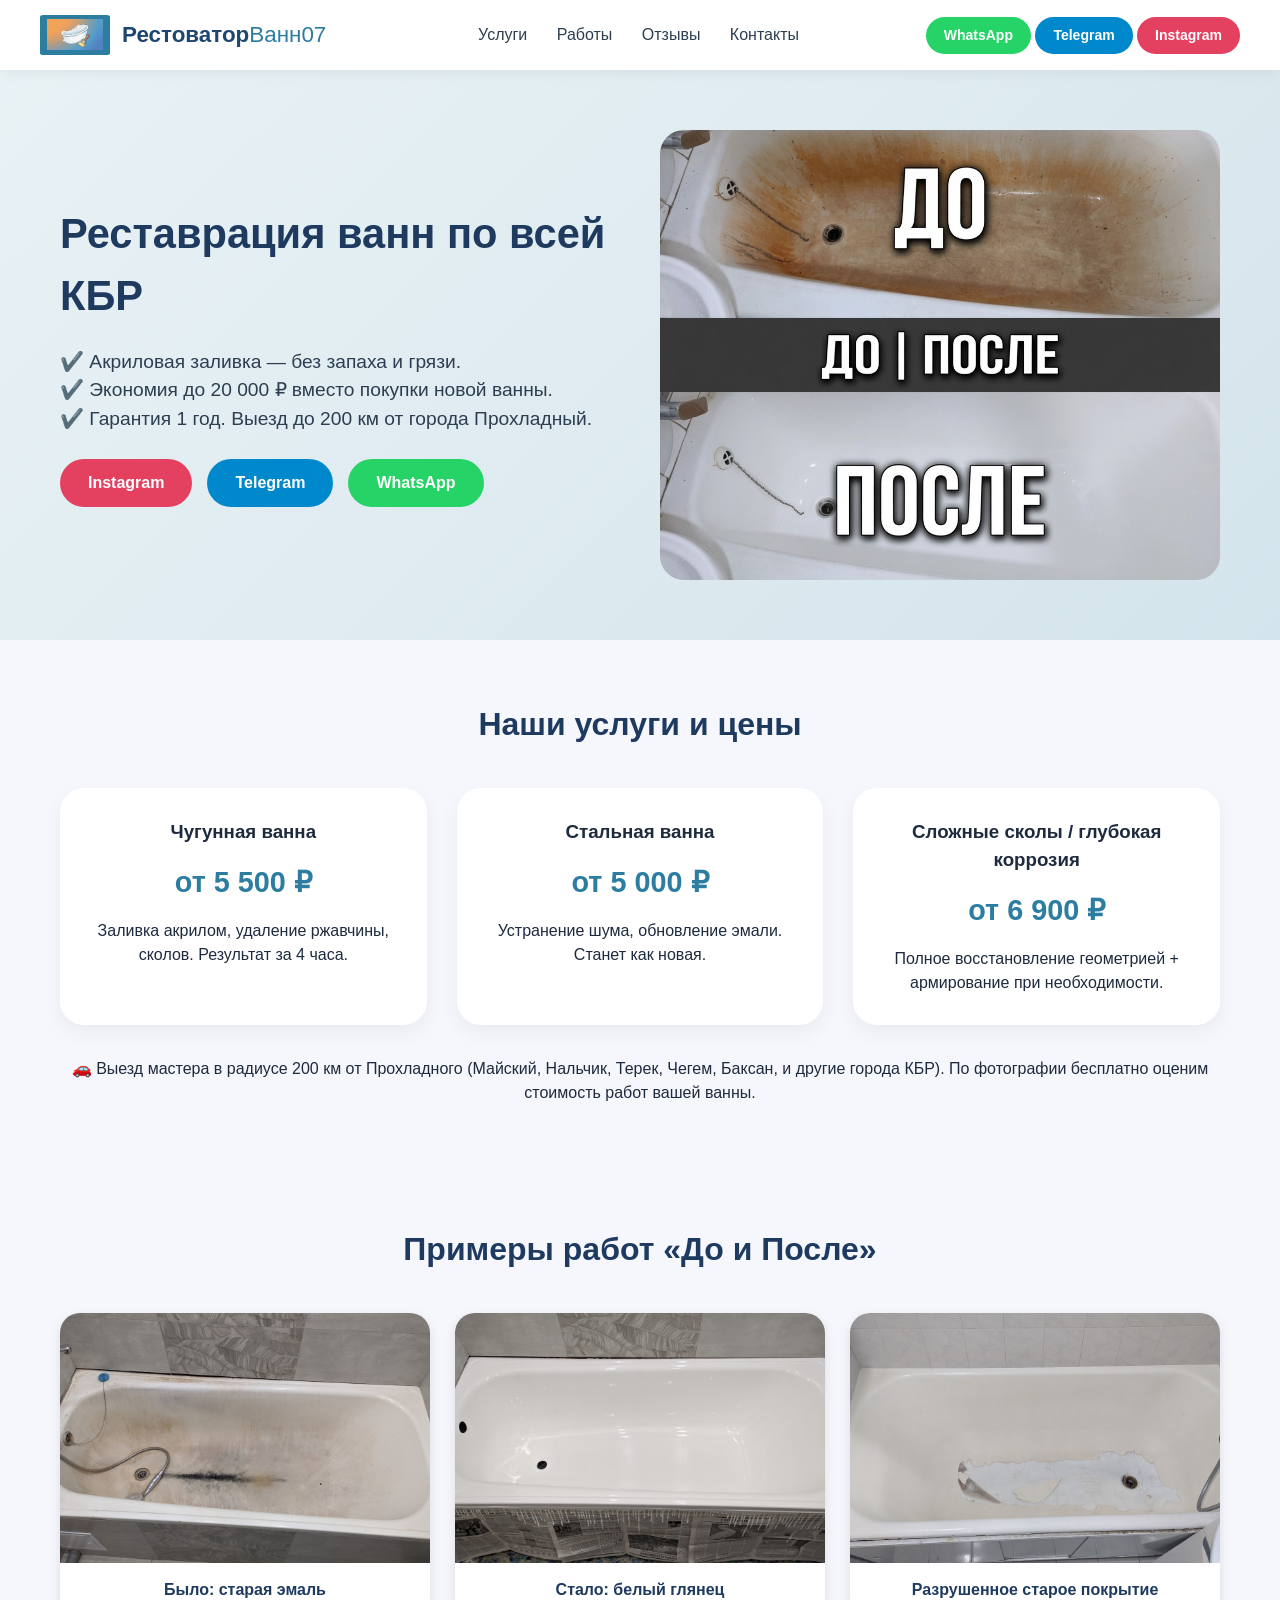
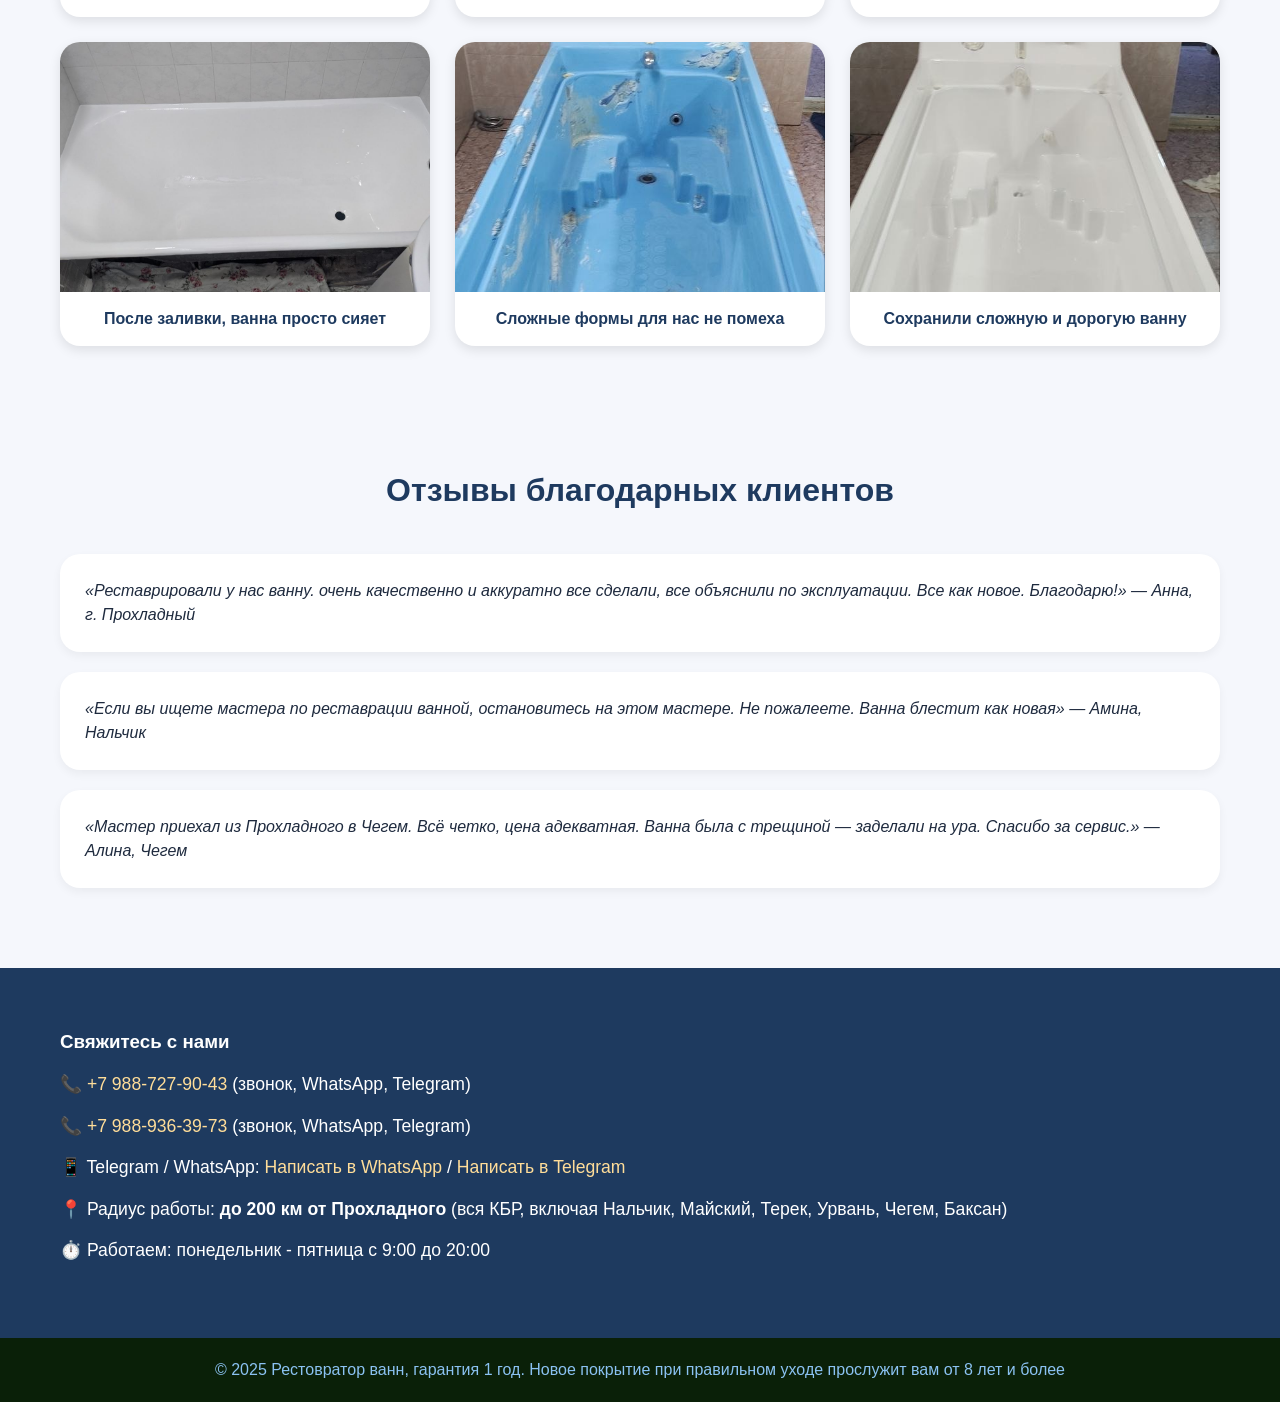
<file: index.html>
<!doctype html>
<html lang="ru">
  <head>
    <meta charset="UTF-8" />
    <meta
      name="viewport"
      content="width=device-width, initial-scale=1.0, maximum-scale=1.0, user-scalable=yes"
    />
    <title>Реставрация ванн | Прохладный и КБР | Акриловая заливка</title>
    <!-- SEO метки -->
    <meta
      name="description"
      content="Реставрация ванн в Прохладном и КБР. Акриловая заливка за 1 день. Экономия до 20 000₽. Выезд по всему району до 200 км от г. Прохладный. Гарантия 1 год."
    />
    <meta
      name="keywords"
      content="реставрация ванн, акриловая заливка, восстановление эмали, Прохладный, КБР, Нальчик, старая ванна"
    />
    <meta name="geo.region" content="RU-KB" />
    <meta name="geo.placename" content="Прохладный" />
    <link rel="canonical" href="https://ваш-сайт.ru" />
    <!-- ПОДКЛЮЧЕНИЕ ВНЕШНЕГО CSS -->
    <link rel="stylesheet" href="style.css" />
    <link rel="icon" type="image/x-icon" href="images/favico.PNG" />
  </head>
  <body>
    <header>
      <div class="container header-flex">
        <div class="logo">
          <div class="logo-img"></div>
          <div class="logo-text">Рестоватор<span>Ванн07</span></div>
        </div>
        <div class="nav">
          <a href="#services">Услуги</a>
          <a href="#gallery">Работы</a>
          <a href="#reviews">Отзывы</a>
          <a href="#contacts">Контакты</a>
        </div>
        <div class="header-buttons">
          <!-- Кнопка WhatsApp -->
          <a href="https://wa.me/79887279043" class="btn btn-wa" target="_blank"
            >WhatsApp</a
          >
          <!-- Кнопка Telegram -->
          <a href="https://t.me/+79887279043" class="btn btn-tg" target="_blank"
            >Telegram</a
          >
          <!-- Кнопка Instagram -->
          <a
            href="https://www.instagram.com/restovrator.07/"
            class="btn btn-ig"
            target="_blank"
            >Instagram</a
          >
        </div>
      </div>
    </header>

    <section class="hero">
      <div class="container hero-grid">
        <div class="hero-text">
          <h1>Реставрация ванн по всей КБР</h1>
          <p>
            ✔️ Акриловая заливка — без запаха и грязи.<br />✔️ Экономия до 20
            000 ₽ вместо покупки новой ванны.<br />✔️ Гарантия 1 год. Выезд до
            200 км от города Прохладный.
          </p>
          <div class="hero-buttons">
            <a
              href="https://www.instagram.com/restovrator.07/"
              class="btn btn-ig"
              target="_blank"
              >Instagram</a
            >
            <a
              href="https://t.me/+79887279043"
              class="btn btn-tg"
              target="_blank"
              >Telegram</a
            >
            <a
              href="https://wa.me/79887279043"
              class="btn btn-wa"
              target="_blank"
              >WhatsApp</a
            >
          </div>
        </div>
        <div class="hero-img"></div>
      </div>
    </section>

    <section id="services">
      <div class="container">
        <h2 class="section-title">Наши услуги и цены</h2>
        <div class="service-cards">
          <div class="card">
            <h3>Чугунная ванна</h3>
            <div class="price">от 5 500 ₽</div>
            <p>
              Заливка акрилом, удаление ржавчины, сколов. Результат за 4 часа.
            </p>
          </div>
          <div class="card">
            <h3>Стальная ванна</h3>
            <div class="price">от 5 000 ₽</div>
            <p>Устранение шума, обновление эмали. Станет как новая.</p>
          </div>
          <div class="card">
            <h3>Сложные сколы / глубокая коррозия</h3>
            <div class="price">от 6 900 ₽</div>
            <p>
              Полное восстановление геометрией + армирование при необходимости.
            </p>
          </div>
        </div>
        <p style="text-align: center; margin-top: 32px">
          🚗 Выезд мастера в радиусе 200 км от Прохладного (Майский, Нальчик,
          Терек, Чегем, Баксан, и другие города КБР). По фотографии бесплатно
          оценим стоимость работ вашей ванны.
        </p>
      </div>
    </section>

    <section id="gallery">
      <div class="container">
        <h2 class="section-title">Примеры работ «До и После»</h2>
        <div class="gallery-grid">
          <!-- Карточка 1 -->
          <figure class="gallery-item">
            <img
              src="images/ржавая стертая ванна.JPG"
              alt="Старая чугунная ванна до реставрации: ржавчина, сколы и повреждения эмали"
              class="gallery-img"
              loading="lazy"
            />
            <figcaption class="gallery-caption">Было: старая эмаль</figcaption>
          </figure>
          <!-- Карточка 2 -->
          <figure class="gallery-item">
            <img
              src="images/ржавая стертая ванна исправлена.JPG"
              alt="Та же чугунная ванна после акриловой заливки: идеальный белый глянец"
              class="gallery-img"
              loading="lazy"
            />
            <figcaption class="gallery-caption">Стало: белый глянец</figcaption>
          </figure>
          <!-- Карточка 3 -->
          <figure class="gallery-item">
            <img
              src="images/ванна отслоилась старое покрытие.JPG"
              alt="Стальная ванна до реставрации: желтизна, потускневшая эмаль"
              class="gallery-img"
              loading="lazy"
            />
            <figcaption class="gallery-caption">
              Разрушенное старое покрытие
            </figcaption>
          </figure>
          <!-- Карточка 4 -->
          <figure class="gallery-item">
            <img
              src="images/отслоилось старое покрытие исправлена.JPG"
              alt="Сияющий результат реставрации ванны акрилом"
              class="gallery-img"
              loading="lazy"
            />
            <figcaption class="gallery-caption">
              После заливки, ванна просто сияет
            </figcaption>
          </figure>
          <!-- Карточка 5 -->
          <figure class="gallery-item">
            <img
              src="images/нестандартная ванна.JPG"
              alt="Нестандартная сложная ванна с синим покрытием"
              class="gallery-img"
              loading="lazy"
            />
            <figcaption class="gallery-caption">
              Сложные формы для нас не помеха
            </figcaption>
          </figure>
          <!-- Карточка 6 -->
          <figure class="gallery-item">
            <img
              src="images/нестандратная ванна готова.JPG"
              alt="Ванна с сложными формами отреставрирована жидким акрилом"
              class="gallery-img"
              loading="lazy"
            />
            <figcaption class="gallery-caption">
              Сохранили сложную и дорогую ванну
            </figcaption>
          </figure>
        </div>
      </div>
    </section>

    <section id="reviews">
      <div class="container">
        <h2 class="section-title">Отзывы благодарных клиентов</h2>
        <div class="review">
          <p>
            «Реставрировали у нас ванну. очень качественно и аккуратно все
            сделали, все объяснили по эксплуатации. Все как новое. Благодарю!» —
            Анна, г. Прохладный
          </p>
        </div>
        <div class="review">
          <p>
            «Если вы ищете мастера по реставрации ванной, остановитесь на этом
            мастере. Не пожалеете. Ванна блестит как новая» — Амина, Нальчик
          </p>
        </div>
        <div class="review">
          <p>
            «Мастер приехал из Прохладного в Чегем. Всё четко, цена адекватная.
            Ванна была с трещиной — заделали на ура. Спасибо за сервис.» —
            Алина, Чегем
          </p>
        </div>
      </div>
    </section>

    <section id="contacts" class="contacts">
      <div class="container contacts-flex">
        <div class="contact-info">
          <h3>Свяжитесь с нами</h3>
          <p>
            📞 <a href="tel:+79887279043">+7 988-727-90-43</a> (звонок,
            WhatsApp, Telegram)
          </p>
          <p>
            📞 <a href="tel:+79889363973">+7 988-936-39-73</a> (звонок,
            WhatsApp, Telegram)
          </p>
          <p>
            📱 Telegram / WhatsApp:
            <a href="https://wa.me/79887279043" target="_blank"
              >Написать в WhatsApp</a
            >
            /
            <a href="https://t.me/+79887279043" target="_blank"
              >Написать в Telegram</a
            >
          </p>
          <p>
            📍 Радиус работы: <strong>до 200 км от Прохладного</strong> (вся
            КБР, включая Нальчик, Майский, Терек, Урвань, Чегем, Баксан)
          </p>
          <p>⏱️ Работаем: понедельник - пятница с 9:00 до 20:00</p>
        </div>
        <!-- ФОРМА УДАЛЕНА -->
      </div>
    </section>

    <footer>
      <p>
        © 2025 Рестовратор ванн, гарантия 1 год. Новое покрытие при правильном
        уходе прослужит вам от 8 лет и более
      </p>
    </footer>
  </body>
</html>
</file>
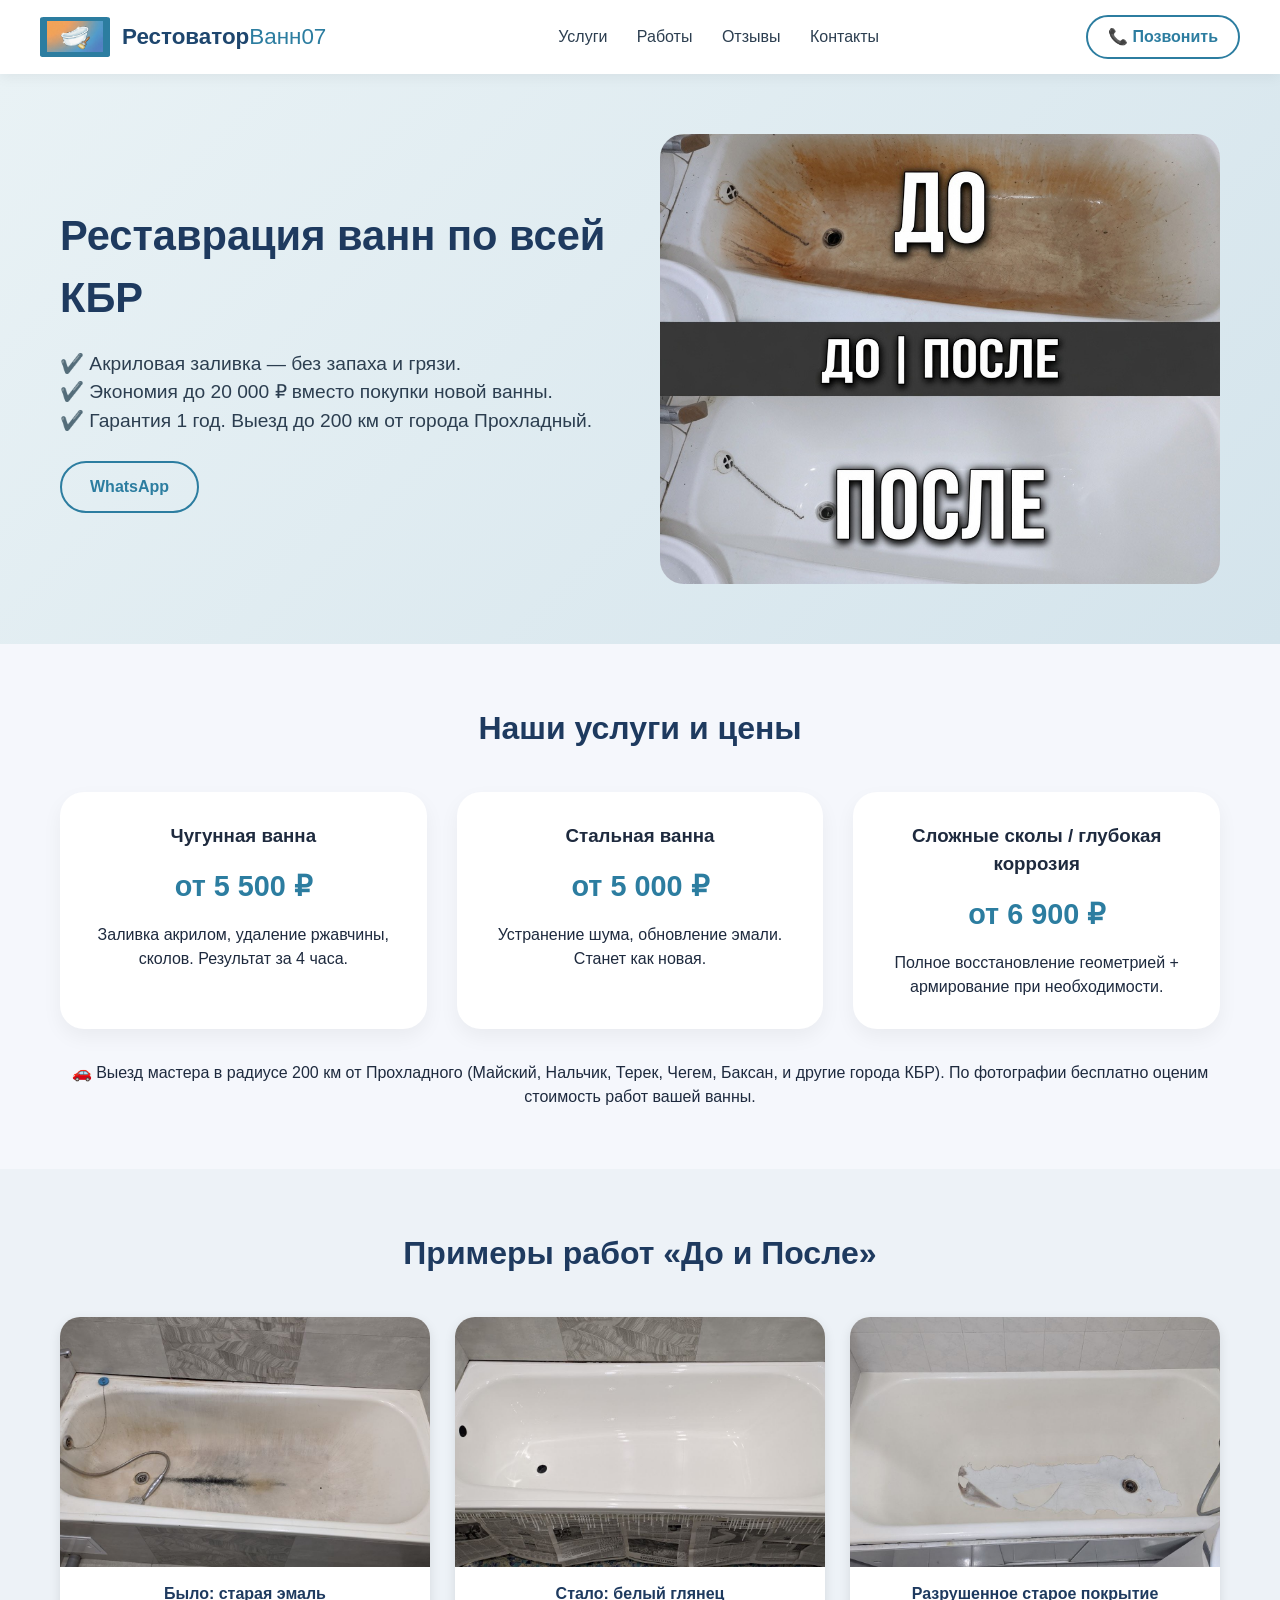
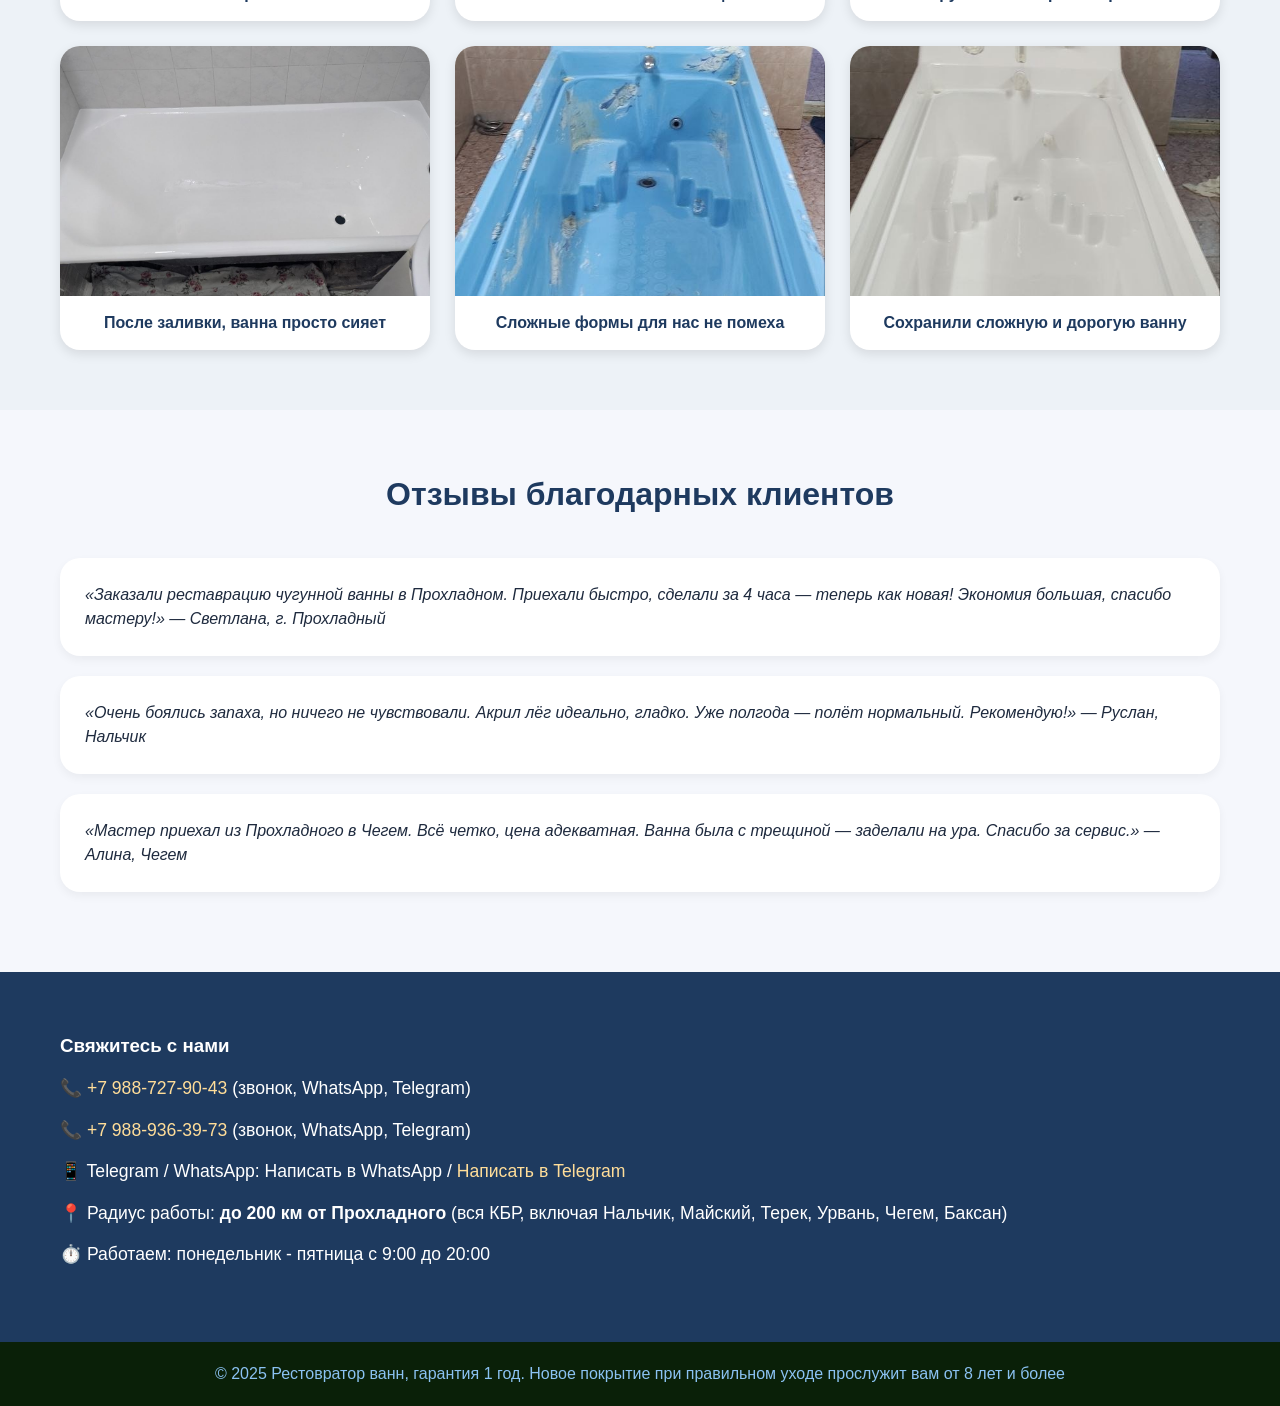
<file: main.html>
<!doctype html>
<html lang="ru">
  <head>
    <meta charset="UTF-8" />
    <meta
      name="viewport"
      content="width=device-width, initial-scale=1.0, maximum-scale=1.0, user-scalable=yes"
    />
    <title>Реставрация ванн | Прохладный и КБР | Акриловая заливка</title>
    <!-- SEO метки -->
    <meta
      name="description"
      content="Реставрация ванн в Прохладном и КБР. Акриловая заливка за 1 день. Экономия до 20 000₽. Выезд по всему району до 200 км от г. Прохладный. Гарантия 1 год."
    />
    <meta
      name="keywords"
      content="реставрация ванн, акриловая заливка, восстановление эмали, Прохладный, КБР, Нальчик, старая ванна"
    />
    <meta name="geo.region" content="RU-KB" />
    <meta name="geo.placename" content="Прохладный" />
    <!--<link rel="canonical" href="https://ваш-сайт.ru" />-->
    <link rel="stylesheet" href="style.css" />
    <!-- Стили -->
  </head>
  <body>
    <header>
      <div class="container header-flex">
        <div class="logo">
          <div class="logo-img"><link rel="style" /></div>
          <div class="logo-text">Рестоватор<span>Ванн07</span></div>
        </div>
        <div class="nav">
          <a href="#services">Услуги</a>
          <a href="#gallery">Работы</a>
          <a href="#reviews">Отзывы</a>
          <a href="#contacts">Контакты</a>
        </div>
        <a
          href="tel:+79881234567"
          class="btn-outline btn"
          style="padding: 8px 20px"
          >📞 Позвонить</a
        >
      </div>
    </header>

    <section class="hero">
      <div class="container hero-grid">
        <div class="hero-text">
          <h1>Реставрация ванн по всей КБР</h1>
          <p>
            ✔️ Акриловая заливка — без запаха и грязи.<br />✔️ Экономия до 20
            000 ₽ вместо покупки новой ванны.<br />✔️ Гарантия 1 год. Выезд до
            200 км от города Прохладный.
          </p>
          <div class="hero-buttons">
            <!--<a href="#contacts" class="btn">Оставить заявку</a>-->
            <a href="https://wa.me/79881234567" class="btn-outline btn"
              >WhatsApp</a
            >
          </div>
        </div>
        <div class="hero-img"></div>
      </div>
    </section>

    <section id="services">
      <div class="container">
        <h2 class="section-title">Наши услуги и цены</h2>
        <div class="service-cards">
          <div class="card">
            <h3>Чугунная ванна</h3>
            <div class="price">от 5 500 ₽</div>
            <p>
              Заливка акрилом, удаление ржавчины, сколов. Результат за 4 часа.
            </p>
          </div>
          <div class="card">
            <h3>Стальная ванна</h3>
            <div class="price">от 5 000 ₽</div>
            <p>Устранение шума, обновление эмали. Станет как новая.</p>
          </div>
          <div class="card">
            <h3>Сложные сколы / глубокая коррозия</h3>
            <div class="price">от 6 900 ₽</div>
            <p>
              Полное восстановление геометрией + армирование при необходимости.
            </p>
          </div>
        </div>
        <p style="text-align: center; margin-top: 32px">
          🚗 Выезд мастера в радиусе 200 км от Прохладного (Майский, Нальчик,
          Терек, Чегем, Баксан, и другие города КБР). По фотографии бесплатно
          оценим стоимость работ вашей ванны.
        </p>
      </div>
    </section>

    <section id="gallery" style="background: #edf2f7">
      <div class="container">
        <h2 class="section-title">Примеры работ «До и После»</h2>
        <div class="gallery-grid">
          <!-- Карточка 1 -->
          <figure class="gallery-item">
            <picture>
              <source
                srcset="
                  images/ржавая стертая ванна.JPG
                "
                media="(min-width: 768px)"
              />
              <img
                src="images/ржавая стертая ванна.JPG"
                alt="Старая чугунная ванна до реставрации: ржавчина, сколы и повреждения эмали"
                class="gallery-img"
                loading="lazy"
                width="600"
                height="450"
              />
            </picture>
            <figcaption class="gallery-caption">Было: старая эмаль</figcaption>
          </figure>

          <!-- Карточка 2 -->
          <figure class="gallery-item">
            <picture>
              <source
                srcset="
                  images/ржавая стертая ванна исправлена.JPG
                "
                media="(min-width: 768px)"
              />
              <img
                src="images/ржавая стертая ванна исправлена.JPG"
                alt="Та же чугунная ванна после акриловой заливки: идеальный белый глянец, восстановленная поверхность"
                class="gallery-img"
                loading="lazy"
                width="600"
                height="450"
              />
            </picture>
            <figcaption class="gallery-caption">Стало: белый глянец</figcaption>
          </figure>

          <!-- Карточка 3 -->
          <figure class="gallery-item">
            <picture>
              <source
                srcset="
                  images/ванна отслоилась старое покрытие.JPG
                "
                media="(min-width: 768px)"
              />
              <img
                src="images/ванна отслоилась старое покрытие.JPG"
                alt="Стальная ванна 1985 года до реставрации: желтизна, потускневшая эмаль и следы коррозии"
                class="gallery-img"
                loading="lazy"
                width="600"
                height="450"
              />
            </picture>
            <figcaption class="gallery-caption">
              Разрушенное старое покрытие
            </figcaption>
          </figure>

          <!-- Карточка 4 -->
          <figure class="gallery-item">
            <picture>
              <source
                srcset="
                  images/отслоилось старое покрытие исправлена.JPG
                "
                media="(min-width: 768px)"
              />
              <img
                src="images/отслоилось старое покрытие исправлена.JPG"
                alt="Сияющий результат реставрации ванны акрилом: фото довольного клиента после работы мастера"
                class="gallery-img"
                loading="lazy"
                width="600"
                height="450"
              />
            </picture>
            <figcaption class="gallery-caption">
              После заливки, ванна просто сияет
            </figcaption>
          </figure>
          <figure class="gallery-item">
            <picture>
              <source
                srcset="
                  images/нестандартная ванна.JPG
                "
                media="(min-width: 768px)"
              />
              <img
                src="images/нестандартная ванна.JPG"
                alt="Нестандратная сложная ванна с синим покрытием, и сложными формами"
                class="gallery-img"
                loading="lazy"
                width="600"
                height="450"
              />
            </picture>
            <figcaption class="gallery-caption">
              Сложные формы для нас не помеха
            </figcaption>
          </figure>
          <figure class="gallery-item">
            <picture>
              <source
                srcset="
                  images/нестандратная ванна готова.JPG
                "
                media="(min-width: 768px)"
              />
              <img
                src="images/нестандратная ванна готова.JPG"
                alt="Ванна с сложными формами отреставрирована жидким акрилом, фото спустя 6 часов работы"
                class="gallery-img"
                loading="lazy"
                width="600"
                height="450"
              />
            </picture>
            <figcaption class="gallery-caption">
              Сохранили сложную и дорогую ванну
            </figcaption>
          </figure>
        </div>
      </div>
    </section>

    <section id="reviews">
      <div class="container">
        <h2 class="section-title">Отзывы благодарных клиентов</h2>
        <div class="review">
          <p>
            «Заказали реставрацию чугунной ванны в Прохладном. Приехали быстро,
            сделали за 4 часа — теперь как новая! Экономия большая, спасибо
            мастеру!» — Светлана, г. Прохладный
          </p>
        </div>
        <div class="review">
          <p>
            «Очень боялись запаха, но ничего не чувствовали. Акрил лёг идеально,
            гладко. Уже полгода — полёт нормальный. Рекомендую!» — Руслан,
            Нальчик
          </p>
        </div>
        <div class="review">
          <p>
            «Мастер приехал из Прохладного в Чегем. Всё четко, цена адекватная.
            Ванна была с трещиной — заделали на ура. Спасибо за сервис.» —
            Алина, Чегем
          </p>
        </div>
      </div>
    </section>

    <section id="contacts" class="contacts">
      <div class="container contacts-flex">
        <div class="contact-info">
          <h3>Свяжитесь с нами</h3>
          <p>
            📞 <a href="tel:+79887279043">+7 988-727-90-43</a> (звонок,
            WhatsApp, Telegram)
          </p>
          <p>
            📞 <a href="tel:+79889363973">+7 988-936-39-73</a> (звонок,
            WhatsApp, Telegram)
          </p>
          <p>
            📱 Telegram / WhatsApp:
            <a href="https://wa.me/79881234567" target="_blank"></a>
              Написать в WhatsApp /
            </a>

            <a href="https://t.me/+79887279043" target="_blank"
              >Написать в Telegram</a
            >
          </p>
          <p>
            📍 Радиус работы: <strong>до 200 км от Прохладного</strong> (вся
            КБР, включая Нальчик, Майский, Терек, Урвань, Чегем, Баксан)
          </p>
          <p>⏱️ Работаем: понедельник - пятница с 9:00 до 20:00</p>
        </div>
        <!--<div class="form">
          <h4>Оставьте заявку — перезвоним за 5 минут</h4>
          <form action="#" method="post">
            <input type="text" placeholder="Ваше имя" required />
            <input type="tel" placeholder="Телефон" required />
            <textarea
              rows="2"
              placeholder="Кратко опишите состояние ванны / вопрос"
            ></textarea>
            <button type="submit" class="btn" style="width: 100%">
              Отправить заявку
            </button>
          </form>
          <p style="font-size: 12px; margin-top: 12px; text-align: center">
            *гарантируем конфиденциальность
          </p>
        </div>-->
      </div>
    </section>

    <footer>
      <p>
        © 2025 Рестовратор ванн, гарантия 1 год. Новое покрытие при правильном
        уходе прослужит вам от 8 лет и более
      </p>
    </footer>

    <!-- Простая обработка формы (без бэкенда, можно подключить позже) -->
    <script>
      document
        .querySelector(".form form")
        .addEventListener("submit", function (e) {
          e.preventDefault();
          alert(
            "✅ Спасибо! Мастер свяжется с вами в ближайшее время. (демо-режим)",
          );
          // здесь можно добавить отправку на ваш Telegram/почту потом
        });
    </script>
  </body>
</html>
</file>
<file: style.css>
* {
  margin: 0;
  padding: 0;
  box-sizing: border-box;
}
body {
  font-family: "Segoe UI", Roboto, "Helvetica Neue", sans-serif;
  background: #f5f7fc;
  color: #1e2a3e;
  line-height: 1.5;
  scroll-behavior: smooth;
}
.container {
  max-width: 1200px;
  margin: 0 auto;
  padding: 0 20px;
}
/* шапка */
header {
  background: white;
  box-shadow: 0 4px 12px rgba(0, 0, 0, 0.05);
  position: sticky;
  top: 0;
  z-index: 100;
}
.header-flex {
  display: flex;
  justify-content: space-between;
  align-items: center;
  padding: 15px 0;
  flex-wrap: wrap;
  gap: 15px;
}
.logo {
  display: flex;
  align-items: center;
  gap: 12px;
}
.logo-img {
  width: 70px;
  height: 40px;
  background: #2c7da0;
  border-radius: 5%;
  display: flex;
  align-items: center;
  justify-content: center;
  color: white;
  font-weight: bold;
  font-size: 24px;
  /* заглушка логотипа — замените на своё изображение */
  background-image: url("images/logo.PNG");
  background-repeat: no-repeat;
  background-position: center;
  background-size: 80%;
}
.logo-text {
  font-size: 1.4rem;
  font-weight: 700;
  color: #1e466e;
}
.logo-text span {
  font-weight: 400;
  color: #2c7da0;
}
.nav a {
  margin-left: 25px;
  text-decoration: none;
  color: #2c3e50;
  font-weight: 500;
  transition: 0.2s;
}
.nav a:hover {
  color: #2c7da0;
}
.btn {
  display: inline-block;
  background: #2c7da0;
  color: white;
  padding: 12px 28px;
  border-radius: 40px;
  text-decoration: none;
  font-weight: 600;
  transition: 0.2s;
  border: none;
  cursor: pointer;
  font-size: 1rem;
}
.btn:hover {
  background: #1f5e7e;
  transform: translateY(-2px);
}
.btn-outline {
  background: transparent;
  border: 2px solid #2c7da0;
  color: #2c7da0;
}
.hero {
  background: linear-gradient(135deg, #e9f2f5 0%, #d4e4ec 100%);
  padding: 60px 0;
}
.hero-grid {
  display: flex;
  flex-wrap: wrap;
  align-items: center;
  gap: 40px;
}
.hero-text {
  flex: 1;
}
.hero-text h1 {
  font-size: 2.6rem;
  margin-bottom: 20px;
  color: #1e3a5f;
}
.hero-text p {
  font-size: 1.2rem;
  margin-bottom: 25px;
  color: #2c3e50;
}
.hero-buttons {
  display: flex;
  gap: 15px;
  flex-wrap: wrap;
}
.hero-img {
  flex: 1;
  background: #b0c4ce;
  border-radius: 24px;
  height: 450px;
  background-image: url("images/heroimage.JPG");
  background-size: cover;
  background-position: center;
  background-repeat: no-repeat;
}
section {
  padding: 60px 0;
}
.section-title {
  text-align: center;
  font-size: 2rem;
  margin-bottom: 40px;
  color: #1e3a5f;
}
.service-cards {
  display: flex;
  flex-wrap: wrap;
  gap: 30px;
  justify-content: center;
}
.card {
  background: white;
  border-radius: 24px;
  padding: 30px 25px;
  flex: 1;
  min-width: 250px;
  box-shadow: 0 8px 20px rgba(0, 0, 0, 0.05);
  transition: 0.2s;
  text-align: center;
}
.price {
  font-size: 1.8rem;
  font-weight: 800;
  color: #2c7da0;
  margin: 15px 0;
}
.gallery-grid {
  display: grid;
  grid-template-columns: repeat(auto-fit, minmax(260px, 1fr));
  gap: 25px;
}
.gallery-item {
  background: white;
  border-radius: 20px;
  overflow: hidden;
  box-shadow: 0 4px 12px rgba(0, 0, 0, 0.1);
}
.gallery-img {
  width: 100%;
  height: 220px;
  background-color: #cbdbe0;
  background-size: cover;
  background-position: center;
}
.gallery-caption {
  padding: 12px;
  font-weight: 500;
  text-align: center;
}
.review {
  background: white;
  border-radius: 20px;
  padding: 25px;
  margin-bottom: 20px;
  box-shadow: 0 4px 10px rgba(0, 0, 0, 0.05);
  font-style: italic;
}
.contacts {
  background: #1e3a5f;
  color: white;
}
.contacts-flex {
  display: flex;
  flex-wrap: wrap;
  justify-content: space-between;
  gap: 30px;
  align-items: center;
}
.contact-info p {
  margin: 15px 0;
  font-size: 1.1rem;
}
.contact-info a {
  color: #ffdd99;
  text-decoration: none;
}
.form {
  background: white;
  padding: 25px;
  border-radius: 20px;
  min-width: 260px;
  flex: 1;
}
.form input,
.form textarea {
  width: 100%;
  padding: 12px;
  margin-bottom: 15px;
  border: 1px solid #ccc;
  border-radius: 30px;
  font-family: inherit;
}
footer {
  background: #0a2008;
  color: #8bc2f2;
  text-align: center;
  padding: 20px;
}
@media (max-width: 700px) {
  .hero-text h1 {
    font-size: 1.8rem;
  }
  .header-flex {
    flex-direction: column;
  }
  .nav a {
    margin: 0 10px;
  }
}
.gallery-grid {
  display: grid;
  grid-template-columns: repeat(auto-fit, minmax(280px, 1fr));
  gap: 25px;
}

.gallery-item {
  background: white;
  border-radius: 20px;
  overflow: hidden;
  box-shadow: 0 4px 12px rgba(0, 0, 0, 0.1);
  transition: transform 0.3s ease;
  margin: 0; /* убираем отступы у figure */
}

.gallery-item:hover {
  transform: translateY(-5px);
}

.gallery-img {
  width: 100%;
  height: 250px;
  object-fit: cover;
  display: block;
  background-color: #cbdbe0; /* цвет-заглушка, пока грузится */
}

.gallery-caption {
  padding: 15px;
  font-weight: 600;
  text-align: center;
  color: #1e3a5f;
  font-size: 1rem;
}

/* Для мобильных устройств */
@media (max-width: 480px) {
  .gallery-img {
    height: 200px;
  }

  .gallery-grid {
    grid-template-columns: 1fr;
    gap: 20px;
  }

  .hero-img {
    height: 250px; /* ← меньшая высота на телефонах */
    background-position: top; /* ← смещаем вверх, чтобы показать важную часть */
  }
}

@media (max-width: 768px) {
  .hero-img {
    height: 200px;
  }
}

/* ===== НОВЫЕ СТИЛИ ДЛЯ КНОПОК СОЦСЕТЕЙ ===== */
/* Кнопка WhatsApp */
.btn-wa {
  background: #25d366;
  border-color: #25d366;
  color: #fff;
}
.btn-wa:hover {
  background: #1da851;
  border-color: #1da851;
  transform: translateY(-2px);
}

/* Кнопка Telegram */
.btn-tg {
  background: #0088cc;
  border-color: #0088cc;
  color: #fff;
}
.btn-tg:hover {
  background: #006699;
  border-color: #006699;
  transform: translateY(-2px);
}

/* Кнопка Instagram */
.btn-ig {
  background: #e4405f;
  border-color: #e4405f;
  color: #fff;
}
.btn-ig:hover {
  background: #c1354a;
  border-color: #c1354a;
  transform: translateY(-2px);
}

/* Кнопки в хедере (чуть меньше размер) */
.header-buttons .btn {
  padding: 8px 18px;
  font-size: 14px;
}

/* Кнопки в Hero (стандартный размер) */
.hero-buttons .btn {
  padding: 12px 28px;
  font-size: 16px;
}
</file>
